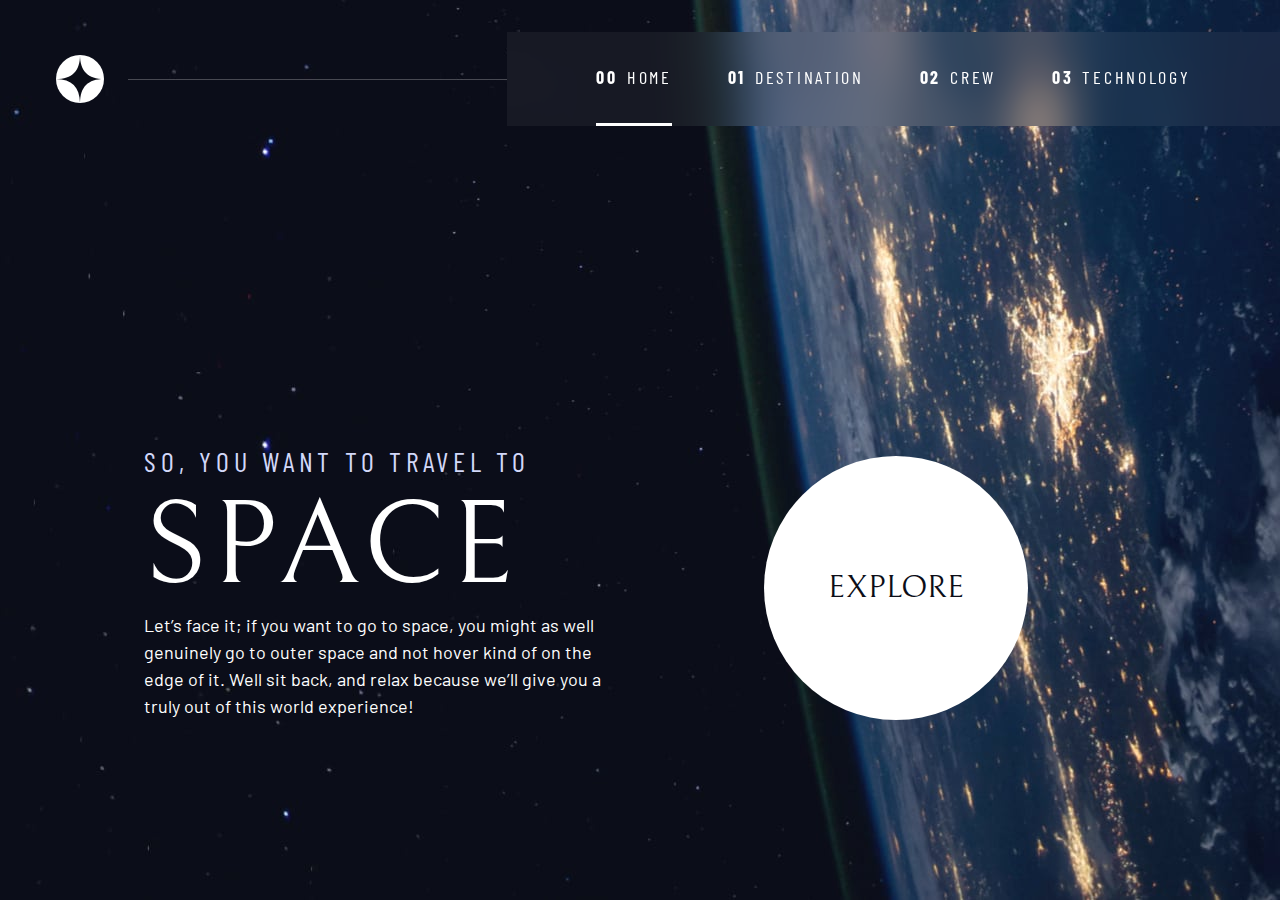
<file: index.html>
<!DOCTYPE html>
<html lang="en">
  <head>
    <meta charset="UTF-8" />
    <meta name="viewport" content="width=device-width, initial-scale=1.0" />

    <link
      rel="icon"
      type="image/png"
      sizes="32x32"
      href="./assets/favicon-32x32.png"
    />
    <!-- Google fonts -->
    <link rel="preconnect" href="https://fonts.googleapis.com" />
    <link rel="preconnect" href="https://fonts.gstatic.com" crossorigin />
    <link
      href="https://fonts.googleapis.com/css2?family=Barlow+Condensed:wght@400;700&family=Bellefair&family=Barlow:wght@400;700&display=swap"
      rel="stylesheet"
    />

    <!-- Our custom CSS -->
    <link rel="stylesheet" href="index.css" />
    <title>Frontend Mentor | Space tourism website</title>
    <script src="navigation.js" defer></script>
  </head>
  <body class="home">
    <a class="skip-to-content" href="#main">Skip to content</a>
    <header class="primary-header flex">
      <div>
        <img
          src="assets/shared/logo.svg"
          alt="space tourism logo"
          class="logo"
        />
      </div>

      <button class="mobile-nav-toggle" aria-controls="primary-navigation">
        <span class="sr-only" aria-expanded="false">Menu</span>
      </button>

      <nav>
        <ul
          id="primary-navigation"
          data-visible="false"
          class="primary-navigation underline-indicators flex"
        >
          <li class="active">
            <a
              class="ff-sans-cond uppercase text-white letter-spacing-2"
              href="index.html"
              ><span aria-hidden="true">00</span>Home</a
            >
          </li>
          <li>
            <a
              class="ff-sans-cond uppercase text-white letter-spacing-2"
              href="destination.html"
              ><span aria-hidden="true">01</span>Destination</a
            >
          </li>
          <li>
            <a
              class="ff-sans-cond uppercase text-white letter-spacing-2"
              href="crew.html"
              ><span aria-hidden="true">02</span>Crew</a
            >
          </li>
          <li>
            <a
              class="ff-sans-cond uppercase text-white letter-spacing-2"
              href="technology.html"
              ><span aria-hidden="true">03</span>Technology</a
            >
          </li>
        </ul>
      </nav>
    </header>
    <main id="main" class="grid-container grid-container--home">
      <div>
        <h1 class="text-accent fs-500 ff-sans-cond uppercase letter-spacing-1">
          So, you want to travel to
          <span class="d-block fs-900 ff-serif text-white">Space</span>
        </h1>
        <p>
          Let’s face it; if you want to go to space, you might as well genuinely
          go to outer space and not hover kind of on the edge of it. Well sit
          back, and relax because we’ll give you a truly out of this world
          experience!
        </p>
      </div>

      <div>
        <a
          href="destination.html"
          class="large-button uppercase ff-serif text-dark bg-white"
          >Explore</a
        >
      </div>
    </main>
  </body>
</html>
</file>
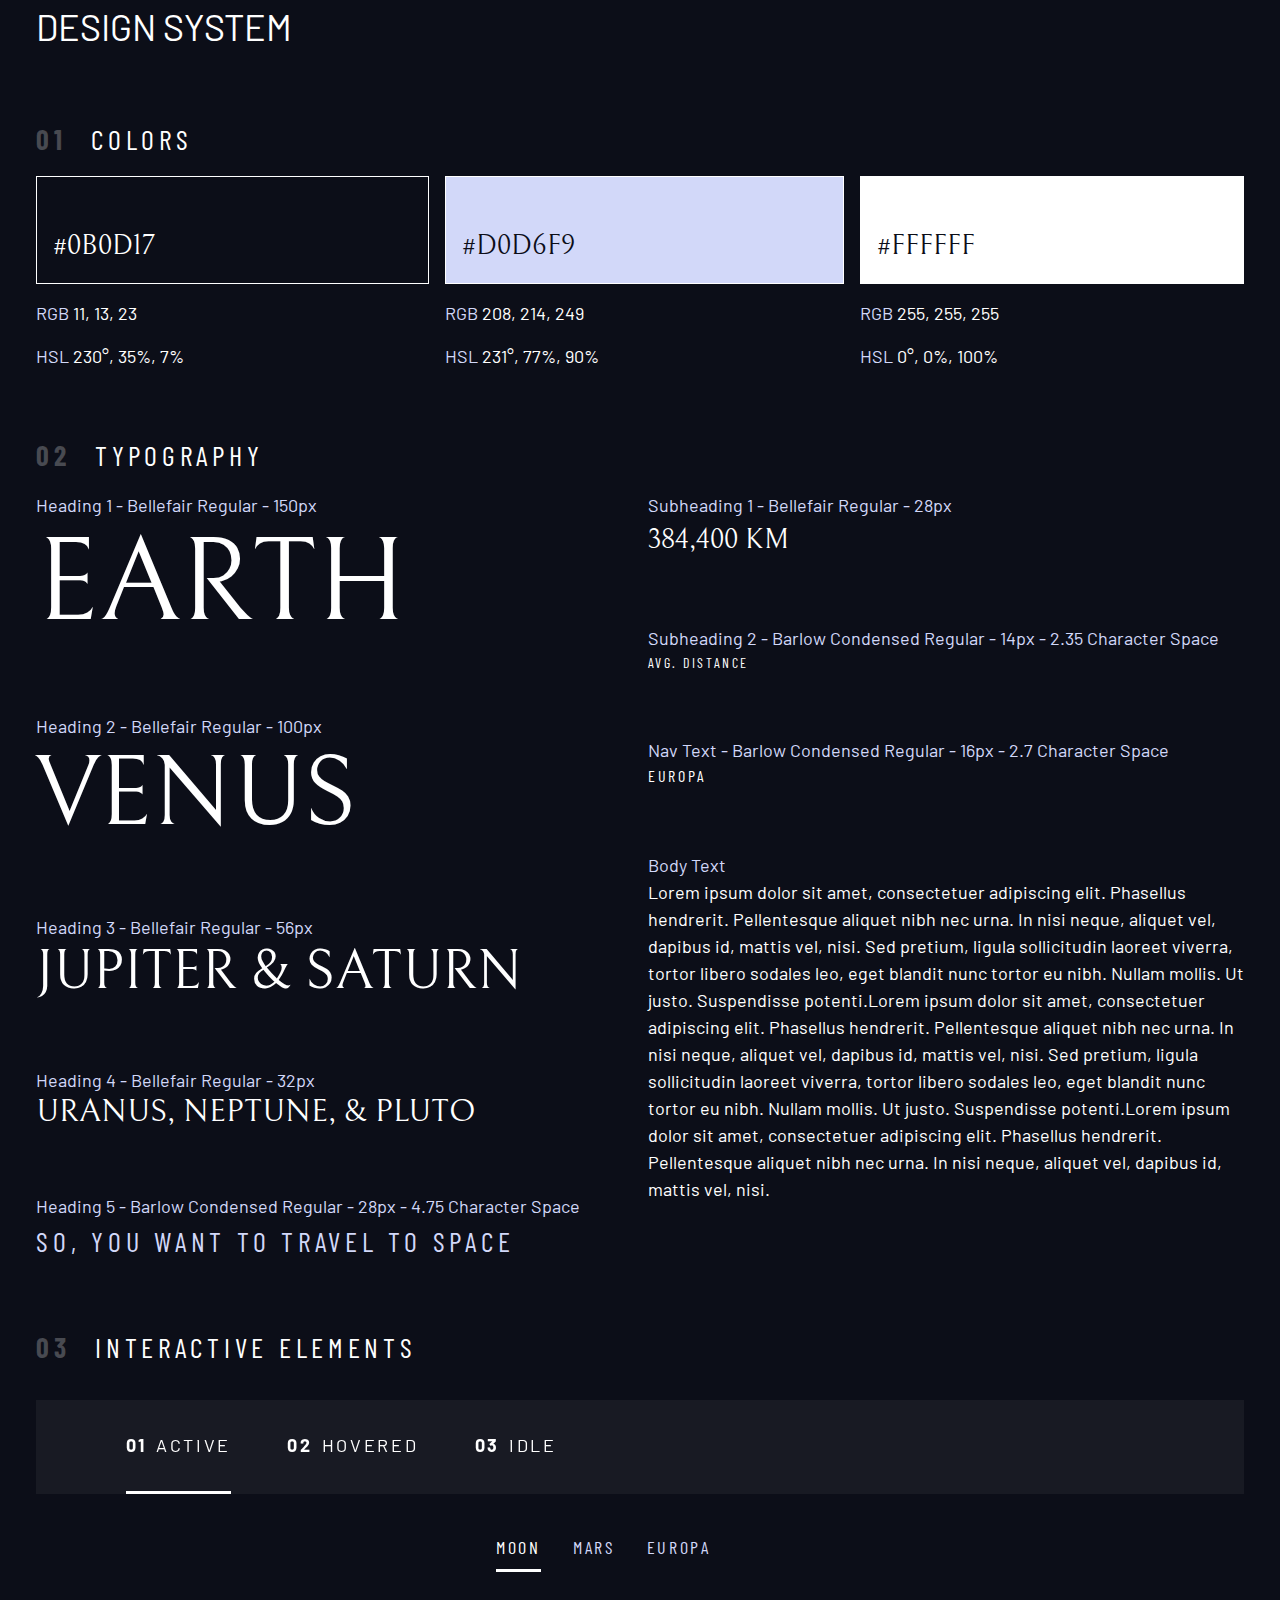
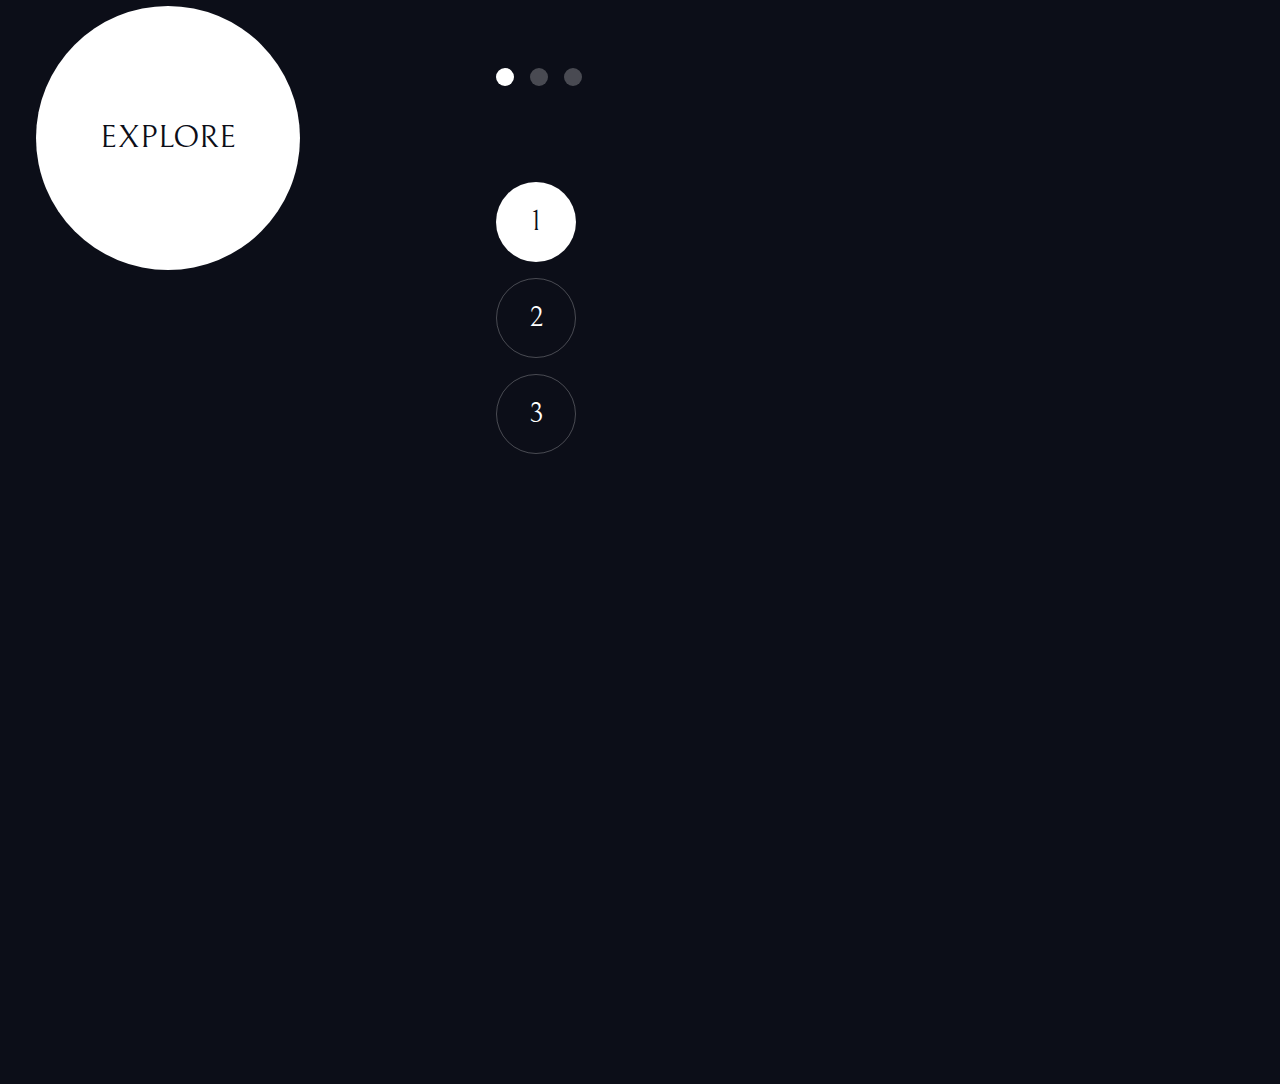
<file: design-system.html>
<html>
  <head>
    <title>Design system</title>

    <!-- Google fonts -->
    <link rel="preconnect" href="https://fonts.googleapis.com" />
    <link rel="preconnect" href="https://fonts.gstatic.com" crossorigin />
    <link
      href="https://fonts.googleapis.com/css2?family=Barlow+Condensed:wght@400;700&family=Bellefair&family=Barlow:wght@400;700&display=swap"
      rel="stylesheet"
    />

    <link rel="stylesheet" href="index.css" />

    <style></style>
  </head>
  <body>
    <div class="container flow">
      <h1 class="uppercase">Design system</h1>

      <section class="flow" id="colors" style="margin: 4rem 0">
        <h2 class="numbered-title"><span>01</span> colors</h2>
        <div class="flex">
          <div class="flow" style="flex-grow: 1">
            <div
              class="bg-dark text-white ff-serif fs-500"
              style="padding: 3rem 1rem 1rem; border: 1px solid white"
            >
              #0B0D17
            </div>
            <p><span class="text-accent">RGB</span> 11, 13, 23</p>
            <p><span class="text-accent">HSL</span> 230°, 35%, 7%</p>
          </div>
          <div class="flow" style="flex-grow: 1">
            <div
              class="bg-accent text-dark ff-serif fs-500"
              style="padding: 3rem 1rem 1rem; border: 1px solid white"
            >
              #D0D6F9
            </div>
            <p><span class="text-accent">RGB</span> 208, 214, 249</p>
            <p><span class="text-accent">HSL</span> 231°, 77%, 90%</p>
          </div>
          <div class="flow" style="flex-grow: 1">
            <div
              class="bg-white text-dark ff-serif fs-500"
              style="padding: 3rem 1rem 1rem; border: 1px solid white"
            >
              #FFFFFF
            </div>
            <p><span class="text-accent">RGB</span> 255, 255, 255</p>
            <p><span class="text-accent">HSL</span> 0°, 0%, 100%</p>
          </div>
        </div>
      </section>

      <section class="flow" id="typography" style="margin: 4rem 0">
        <h2 class="numbered-title"><span>02 </span>Typography</h2>
        <div class="flex">
          <div class="flow" style="flex-basis: 100%; --flow-space: 4rem">
            <div>
              <p class="text-accent">Heading 1 - Bellefair Regular - 150px</p>
              <p class="fs-900 ff-serif uppercase">Earth</p>
            </div>
            <div>
              <p class="text-accent">Heading 2 - Bellefair Regular - 100px</p>
              <p class="fs-800 ff-serif uppercase">Venus</p>
            </div>
            <div>
              <p class="text-accent">Heading 3 - Bellefair Regular - 56px</p>
              <p class="fs-700 ff-serif uppercase">Jupiter & Saturn</p>
            </div>
            <div>
              <p class="text-accent">Heading 4 - Bellefair Regular - 32px</p>
              <p class="fs-600 ff-serif uppercase">Uranus, Neptune, & Pluto</p>
            </div>
            <div>
              <p class="text-accent">
                Heading 5 - Barlow Condensed Regular - 28px - 4.75 Character
                Space
              </p>
              <p
                class="
                  text-accent
                  fs-500
                  ff-sans-cond
                  uppercase
                  letter-spacing-1
                "
              >
                So, you want to travel to space
              </p>
            </div>
          </div>

          <div class="flow" style="flex-basis: 100%; --flow-space: 4rem">
            <div>
              <p class="text-accent">Subheading 1 - Bellefair Regular - 28px</p>
              <p class="fs-500 ff-serif uppercase">384,400 km</p>
            </div>
            <div>
              <p class="text-accent">
                Subheading 2 - Barlow Condensed Regular - 14px - 2.35 Character
                Space
              </p>
              <p class="fs-200 uppercase ff-sans-cond letter-spacing-3">
                Avg. Distance
              </p>
            </div>
            <div>
              <p class="text-accent">
                Nav Text - Barlow Condensed Regular - 16px - 2.7 Character Space
              </p>
              <p class="fs-300 uppercase ff-sans-cond letter-spacing-2">
                Europa
              </p>
            </div>
            <div>
              <p class="text-accent">Body Text</p>
              <p>
                Lorem ipsum dolor sit amet, consectetuer adipiscing elit.
                Phasellus hendrerit. Pellentesque aliquet nibh nec urna. In nisi
                neque, aliquet vel, dapibus id, mattis vel, nisi. Sed pretium,
                ligula sollicitudin laoreet viverra, tortor libero sodales leo,
                eget blandit nunc tortor eu nibh. Nullam mollis. Ut justo.
                Suspendisse potenti.Lorem ipsum dolor sit amet, consectetuer
                adipiscing elit. Phasellus hendrerit. Pellentesque aliquet nibh
                nec urna. In nisi neque, aliquet vel, dapibus id, mattis vel,
                nisi. Sed pretium, ligula sollicitudin laoreet viverra, tortor
                libero sodales leo, eget blandit nunc tortor eu nibh. Nullam
                mollis. Ut justo. Suspendisse potenti.Lorem ipsum dolor sit
                amet, consectetuer adipiscing elit. Phasellus hendrerit.
                Pellentesque aliquet nibh nec urna. In nisi neque, aliquet vel,
                dapibus id, mattis vel, nisi.
              </p>
            </div>
          </div>
        </div>
      </section>

      <section class="flow" id="interactive-elements">
        <h2 class="numbered-title"><span>03</span> Interactive elements</h2>

        <!-- navigation -->
        <div>
          <nav>
            <ul class="primary-navigation underline-indicators flex">
              <li class="active">
                <a class="uppercase text-white letter-spacing-2" href="#"
                  ><span>01</span>Active</a
                >
              </li>
              <li>
                <a class="uppercase text-white letter-spacing-2" href="#"
                  ><span>02</span>Hovered</a
                >
              </li>
              <li>
                <a class="uppercase text-white letter-spacing-2" href="#"
                  ><span>03</span>Idle</a
                >
              </li>
            </ul>
          </nav>
        </div>

        <div class="flex">
          <div style="margin-top: 5rem">
            <!-- explore button -->
            <a
              href="#"
              class="large-button uppercase ff-serif fs-600 text-dark bg-white"
              >Explore</a
            >
          </div>

          <div class="grid" style="margin-bottom: 20vh; --flow-space: 4rem">
            <!-- Tabs -->
            <div
              class="tab-list underline-indicators flex"
              style="margin-left: 20vh; margin-bottom: 5rem"
            >
              <button
                aria-selected="true"
                class="uppercase text-accent letter-spacing-2 ff-sans-cond"
              >
                Moon
              </button>
              <button
                aria-selected="false"
                class="uppercase text-accent letter-spacing-2 ff-sans-cond"
              >
                Mars
              </button>
              <button
                aria-selected="false"
                class="uppercase text-accent letter-spacing-2 ff-sans-cond"
              >
                Europa
              </button>
            </div>

            <!-- Dots -->
            <div
              class="dot-indicators flex"
              style="margin-left: 20vh; margin-bottom: 5rem"
            >
              <button class="bg-white" aria-selected="true">
                <span class="sr-only">Slide title</span>
              </button>
              <button class="bg-white" aria-selected="false">
                <span class="sr-only">Slide title</span>
              </button>
              <button class="bg-white" aria-selected="false">
                <span class="sr-only">Slide title</span>
              </button>
            </div>

            <!-- Numbers -->
            <div
              class="number-indicators grid"
              style="margin-bottom: 50vh; margin-left: 20vh"
            >
              <button aria-selected="true">1</button>
              <button aria-selected="false">2</button>
              <button aria-selected="false">3</button>
            </div>
          </div>
        </div>
      </section>
    </div>

    <script src="index.js"></script>
  </body>
</html>
</file>
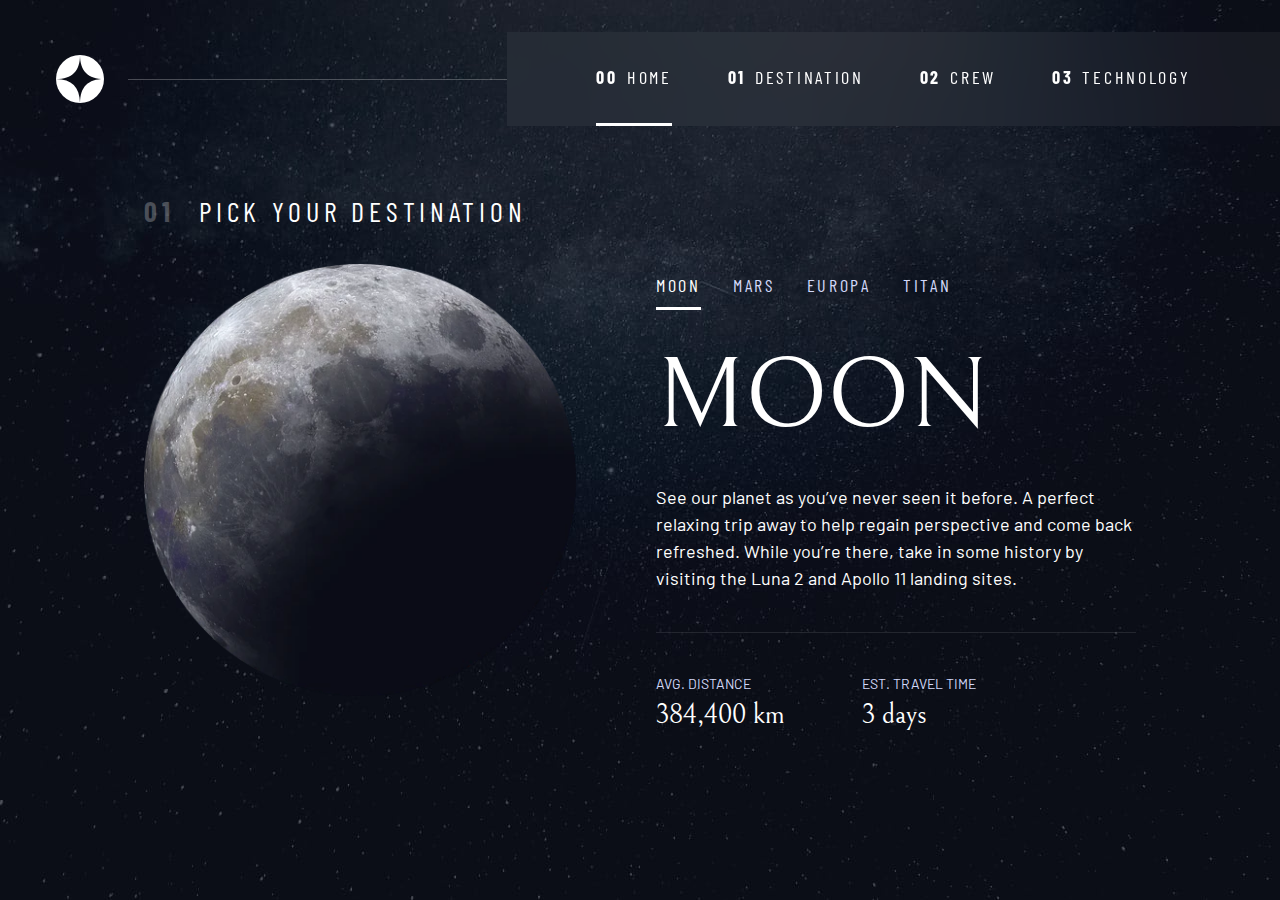
<file: destination-moon.html>
<!DOCTYPE html>
<html lang="en">
  <head>
    <meta charset="UTF-8" />
    <meta name="viewport" content="width=device-width, initial-scale=1.0" />

    <link
      rel="icon"
      type="image/png"
      sizes="32x32"
      href="./assets/favicon-32x32.png"
    />
    <!-- Google fonts -->
    <link rel="preconnect" href="https://fonts.googleapis.com" />
    <link rel="preconnect" href="https://fonts.gstatic.com" crossorigin />
    <link
      href="https://fonts.googleapis.com/css2?family=Barlow+Condensed:wght@400;700&family=Bellefair&family=Barlow:wght@400;700&display=swap"
      rel="stylesheet"
    />

    <!-- Our custom CSS -->
    <link rel="stylesheet" href="index.css" />
    <title>Frontend Mentor | Space tourism website</title>
    <script src="index.js" defer></script>
  </head>

  <body class="destination">
    <a class="skip-to-content" href="#main">Skip to content</a>
    <header class="primary-header flex">
      <div>
        <img
          src="assets/shared/logo.svg"
          alt="space tourism logo"
          class="logo"
        />
      </div>

      <button class="mobile-nav-toggle" aria-controls="primary-navigation">
        <span class="sr-only" aria-expanded="false">Menu</span>
      </button>

      <nav>
        <ul
          id="primary-navigation"
          data-visible="false"
          class="primary-navigation underline-indicators flex"
        >
          <li class="active">
            <a
              class="ff-sans-cond uppercase text-white letter-spacing-2"
              href="index.html"
              ><span aria-hidden="true">00</span>Home</a
            >
          </li>
          <li>
            <a
              class="ff-sans-cond uppercase text-white letter-spacing-2"
              href="destination.html"
              ><span aria-hidden="true">01</span>Destination</a
            >
          </li>
          <li>
            <a
              class="ff-sans-cond uppercase text-white letter-spacing-2"
              href="crew.html"
              ><span aria-hidden="true">02</span>Crew</a
            >
          </li>
          <li>
            <a
              class="ff-sans-cond uppercase text-white letter-spacing-2"
              href="technology.html"
              ><span aria-hidden="true">03</span>Technology</a
            >
          </li>
        </ul>
      </nav>
    </header>

    <main id="main" class="grid-container grid-container--destination flow">
      <h1 class="numbered-title">
        <span aria-hidden="true">01</span> Pick your destination
      </h1>
      <picture>
        <source srcset="assets/destination/image-moon.webp" type="image/webp" />
        <img src="assets/destination/image-moon.png" alt="the moon" />
      </picture>

      <div class="tab-list underline-indicators flex">
        <button
          aria-selected="true"
          class="uppercase text-accent letter-spacing-2 ff-sans-cond"
        >
          Moon
        </button>
        <button
          aria-selected="false"
          class="uppercase text-accent letter-spacing-2 ff-sans-cond"
        >
          Mars
        </button>
        <button
          aria-selected="false"
          class="uppercase text-accent letter-spacing-2 ff-sans-cond"
        >
          Europa
        </button>

        <button
          aria-selected="false"
          class="uppercase text-accent letter-spacing-2 ff-sans-cond"
        >
          Titan
        </button>
      </div>

      <article class="destination-info flow">
        <h2 class="fs-800 uppercase ff-serif">Moon</h2>

        <div>
          See our planet as you’ve never seen it before. A perfect relaxing trip
          away to help regain perspective and come back refreshed. While you’re
          there, take in some history by visiting the Luna 2 and Apollo 11
          landing sites.
        </div>

        <div class="destination-meta flex">
          <div>
            <h3 class="text-accent fs-200 uppercase">Avg. distance</h3>
            <p class="ff-serif upppercase">384,400 km</p>
          </div>

          <div>
            <h3 class="text-accent fs-200 uppercase">Est. travel time</h3>
            <p class="ff-serif upppercase">3 days</p>
          </div>
        </div>
      </article>
    </main>
  </body>
</html>
</file>
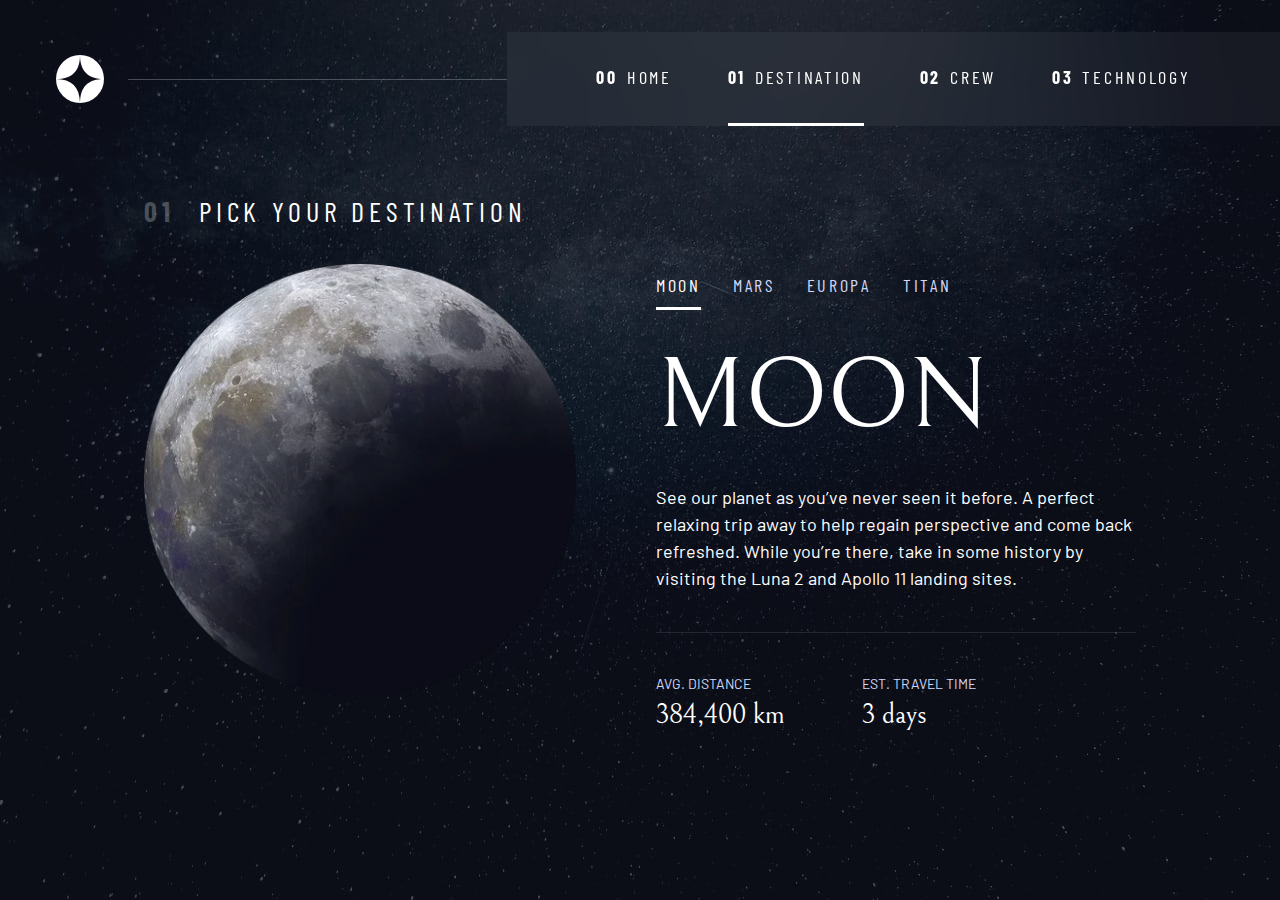
<file: destination.html>
<!DOCTYPE html>
<html lang="en">
  <head>
    <meta charset="UTF-8" />
    <meta name="viewport" content="width=device-width, initial-scale=1.0" />

    <link
      rel="icon"
      type="image/png"
      sizes="32x32"
      href="./assets/favicon-32x32.png"
    />
    <!-- Google fonts -->
    <link rel="preconnect" href="https://fonts.googleapis.com" />
    <link rel="preconnect" href="https://fonts.gstatic.com" crossorigin />
    <link
      href="https://fonts.googleapis.com/css2?family=Barlow+Condensed:wght@400;700&family=Bellefair&family=Barlow:wght@400;700&display=swap"
      rel="stylesheet"
    />

    <!-- Our custom CSS -->
    <link rel="stylesheet" href="index.css" />
    <title>Frontend Mentor | Space tourism website</title>
    <script src="navigation.js" defer></script>
    <script src="tabs.js" defer></script>
  </head>

  <body class="destination">
    <a class="skip-to-content" href="#main">Skip to content</a>
    <header class="primary-header flex">
      <div>
        <img
          src="assets/shared/logo.svg"
          alt="space tourism logo"
          class="logo"
        />
      </div>

      <button class="mobile-nav-toggle" aria-controls="primary-navigation">
        <span class="sr-only" aria-expanded="false">Menu</span>
      </button>

      <nav>
        <ul
          id="primary-navigation"
          data-visible="false"
          class="primary-navigation underline-indicators flex"
        >
          <li>
            <a
              class="ff-sans-cond uppercase text-white letter-spacing-2"
              href="index.html"
              ><span aria-hidden="true">00</span>Home</a
            >
          </li>
          <li class="active">
            <a
              class="ff-sans-cond uppercase text-white letter-spacing-2"
              href="destination.html"
              ><span aria-hidden="true">01</span>Destination</a
            >
          </li>
          <li>
            <a
              class="ff-sans-cond uppercase text-white letter-spacing-2"
              href="crew.html"
              ><span aria-hidden="true">02</span>Crew</a
            >
          </li>
          <li>
            <a
              class="ff-sans-cond uppercase text-white letter-spacing-2"
              href="technology.html"
              ><span aria-hidden="true">03</span>Technology</a
            >
          </li>
        </ul>
      </nav>
    </header>

    <main id="main" class="grid-container grid-container--destination flow">
      <h1 class="numbered-title">
        <span aria-hidden="true">01</span> Pick your destination
      </h1>

      <picture id="moon-image">
        <source srcset="assets/destination/image-moon.webp" type="image/webp" />
        <img src="assets/destination/image-moon.png" alt="the moon" />
      </picture>

      <picture id="mars-image" hidden>
        <source srcset="assets/destination/image-mars.webp" type="image/webp" />
        <img src="assets/destination/image-mars.png" alt="the planet mars" />
      </picture>

      <picture id="europa-image" hidden>
        <source
          srcset="assets/destination/image-europa.webp"
          type="image/webp"
        />
        <img
          src="assets/destination/image-europa.png"
          alt="the planet europa"
        />
      </picture>

      <picture id="titan-image" hidden>
        <source
          srcset="assets/destination/image-titan.webp"
          type="image/webp"
        />
        <img src="assets/destination/image-titan.png" alt="the moon titan" />
      </picture>

      <div class="tab-list underline-indicators flex" role="tablist">
        <button
          aria-selected="true"
          role="tab"
          aria-controls="moon-tab"
          data-image="moon-image"
          class="uppercase text-accent letter-spacing-2 ff-sans-cond"
          tabindex="0"
        >
          Moon
        </button>
        <button
          aria-selected="false"
          role="tab"
          aria-controls="mars-tab"
          data-image="mars-image"
          class="uppercase text-accent letter-spacing-2 ff-sans-cond"
          tabindex="-1"
        >
          Mars
        </button>
        <button
          aria-selected="false"
          role="tab"
          aria-controls="europa-tab"
          data-image="europa-image"
          class="uppercase text-accent letter-spacing-2 ff-sans-cond"
          tabindex="-1"
        >
          Europa
        </button>

        <button
          aria-selected="false"
          role="tab"
          aria-controls="titan-tab"
          data-image="titan-image"
          class="uppercase text-accent letter-spacing-2 ff-sans-cond"
          tabindex="-1"
        >
          Titan
        </button>
      </div>

      <!-- the moon -->
      <article
        class="destination-info flow"
        id="moon-tab"
        tabindex="0"
        role="tabpanel"
      >
        <h2 class="fs-800 uppercase ff-serif">Moon</h2>

        <div>
          See our planet as you’ve never seen it before. A perfect relaxing trip
          away to help regain perspective and come back refreshed. While you’re
          there, take in some history by visiting the Luna 2 and Apollo 11
          landing sites.
        </div>

        <div class="destination-meta flex">
          <div>
            <h3 class="text-accent fs-200 uppercase">Avg. distance</h3>
            <p class="ff-serif upppercase">384,400 km</p>
          </div>

          <div>
            <h3 class="text-accent fs-200 uppercase">Est. travel time</h3>
            <p class="ff-serif upppercase">3 days</p>
          </div>
        </div>
      </article>

      <!-- planet mars -->
      <article
        class="destination-info flow"
        id="mars-tab"
        tabindex="-1"
        role="tabpanel"
        hidden
      >
        <h2 class="fs-800 uppercase ff-serif">Mars</h2>

        <div>
          Don’t forget to pack your hiking boots. You’ll need them to tackle
          Olympus Mons, the tallest planetary mountain in our solar system. It’s
          two and a half times the size of Everest!
        </div>

        <div class="destination-meta flex">
          <div>
            <h3 class="text-accent fs-200 uppercase">Avg. distance</h3>
            <p class="ff-serif upppercase">225 mil. km</p>
          </div>

          <div>
            <h3 class="text-accent fs-200 uppercase">Est. travel time</h3>
            <p class="ff-serif upppercase">9 months</p>
          </div>
        </div>
      </article>

      <!-- planet europa -->
      <article
        class="destination-info flow"
        id="europa-tab"
        tabindex="-1"
        role="tabpanel"
        hidden
      >
        <h2 class="fs-800 uppercase ff-serif">Europa</h2>

        <div>
          The smallest of the four Galilean moons orbiting Jupiter, Europa is a
          winter lover’s dream. With an icy surface, it’s perfect for a bit of
          ice skating, curling, hockey, or simple relaxation in your snug
          wintery cabin.
        </div>

        <div class="destination-meta flex">
          <div>
            <h3 class="text-accent fs-200 uppercase">Avg. distance</h3>
            <p class="ff-serif upppercase">628 mil. km</p>
          </div>

          <div>
            <h3 class="text-accent fs-200 uppercase">Est. travel time</h3>
            <p class="ff-serif upppercase">3 years</p>
          </div>
        </div>
      </article>

      <!-- The moon titan -->
      <article
        class="destination-info flow"
        id="titan-tab"
        tabindex="-1"
        role="tabpanel"
        hidden
      >
        <h2 class="fs-800 uppercase ff-serif">Titan</h2>

        <div>
          The only moon known to have a dense atmosphere other than Earth, Titan
          is a home away from home (just a few hundred degrees colder!). As a
          bonus, you get striking views of the Rings of Saturn.
        </div>

        <div class="destination-meta flex">
          <div>
            <h3 class="text-accent fs-200 uppercase">Avg. distance</h3>
            <p class="ff-serif upppercase">1.6 bil. km</p>
          </div>

          <div>
            <h3 class="text-accent fs-200 uppercase">Est. travel time</h3>
            <p class="ff-serif upppercase">7 years</p>
          </div>
        </div>
      </article>
    </main>
  </body>
</html>
</file>
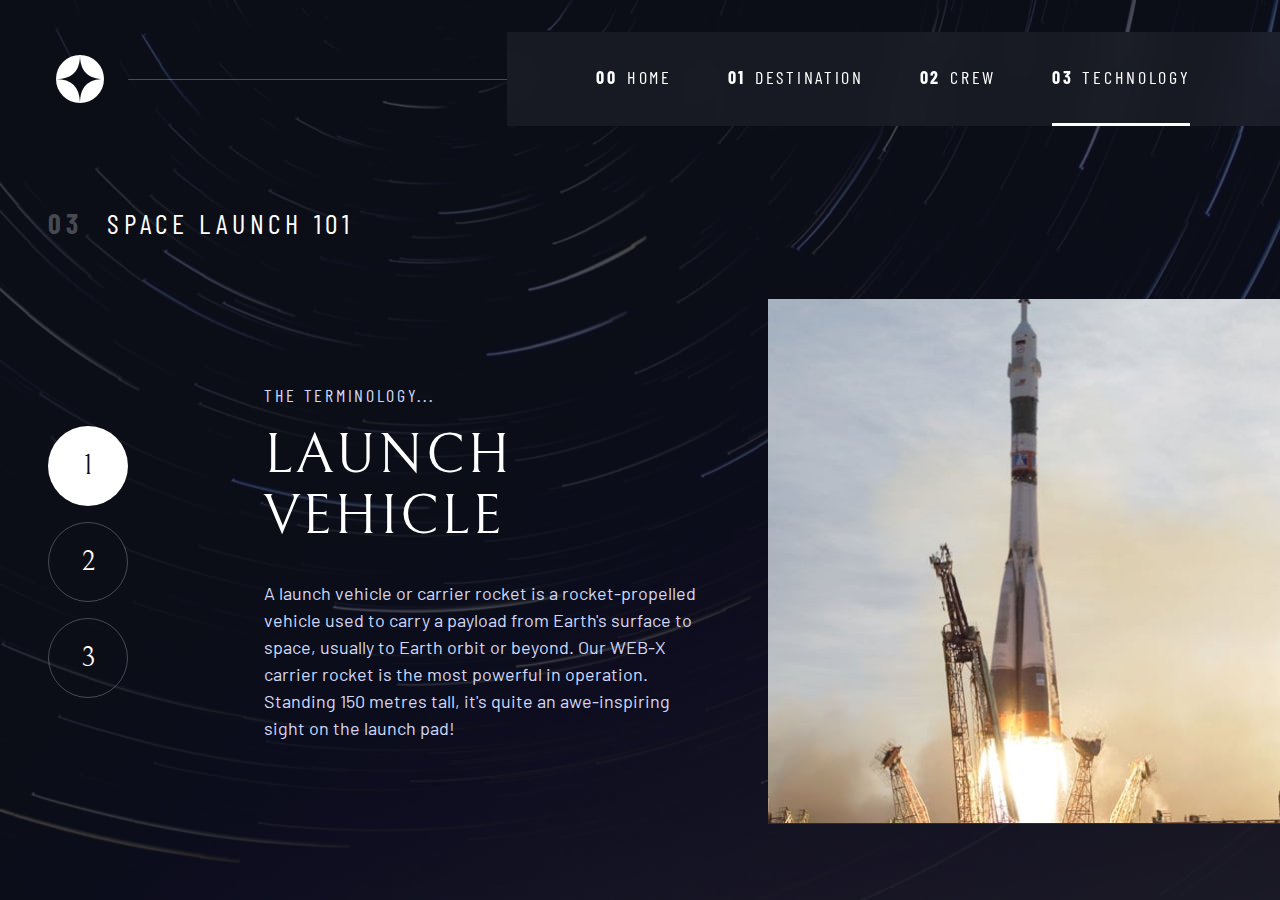
<file: technology.html>
<!DOCTYPE html>
<html lang="en">
  <head>
    <meta charset="UTF-8" />
    <meta name="viewport" content="width=device-width, initial-scale=1.0" />

    <link
      rel="icon"
      type="image/png"
      sizes="32x32"
      href="./assets/favicon-32x32.png"
    />
    <!-- Google fonts -->
    <link rel="preconnect" href="https://fonts.googleapis.com" />
    <link rel="preconnect" href="https://fonts.gstatic.com" crossorigin />
    <link
      href="https://fonts.googleapis.com/css2?family=Barlow+Condensed:wght@400;700&family=Bellefair&family=Barlow:wght@400;700&display=swap"
      rel="stylesheet"
    />

    <!-- Our custom CSS -->
    <link rel="stylesheet" href="index.css" />
    <title>Frontend Mentor | Space tourism website</title>
    <script src="navigation.js" defer></script>
    <script src="tabs.js" defer></script>
  </head>
  <body class="technology">
    <a class="skip-to-content" href="#main">Skip to content</a>
    <header class="primary-header flex">
      <div>
        <img
          src="assets/shared/logo.svg"
          alt="space tourism logo"
          class="logo"
        />
      </div>

      <button class="mobile-nav-toggle" aria-controls="primary-navigation">
        <span class="sr-only" aria-expanded="false">Menu</span>
      </button>

      <nav>
        <ul
          id="primary-navigation"
          data-visible="false"
          class="primary-navigation underline-indicators flex"
        >
          <li>
            <a
              class="ff-sans-cond uppercase text-white letter-spacing-2"
              href="index.html"
              ><span aria-hidden="true">00</span>Home</a
            >
          </li>
          <li>
            <a
              class="ff-sans-cond uppercase text-white letter-spacing-2"
              href="destination.html"
              ><span aria-hidden="true">01</span>Destination</a
            >
          </li>
          <li>
            <a
              class="ff-sans-cond uppercase text-white letter-spacing-2"
              href="crew.html"
              ><span aria-hidden="true">02</span>Crew</a
            >
          </li>
          <li class="active">
            <a
              class="ff-sans-cond uppercase text-white letter-spacing-2"
              href="technology.html"
              ><span aria-hidden="true">03</span>Technology</a
            >
          </li>
        </ul>
      </nav>
    </header>

    <main id="main" class="grid-container grid-container--technology flow">
      <h1 class="numbered-title">
        <span aria-hidden="true">03</span> Space launch 101
      </h1>

      <!-- Numbers -->
      <div class="number-indicators flex" role="tablist">
        <button
          aria-selected="true"
          aria-controls="vehicle-tab"
          data-image="vehicle-image"
          tabindex="0"
          role="tab"
        >
          1
        </button>
        <button
          aria-selected="false"
          aria-controls="spaceport-tab"
          data-image="spaceport-image"
          tabindex="-1"
          role="tab"
        >
          2
        </button>
        <button
          aria-selected="false"
          aria-controls="capsule-tab"
          data-image="capsule-image"
          tabindex="-1"
          role="tab"
        >
          3
        </button>
      </div>

      <!-- vehicle -->
      <article
        class="technology-details flow"
        id="vehicle-tab"
        role="tabpanel"
        tabindex="0"
      >
        <h1 class="fs-400 text-accent uppercase letter-spacing-2 ff-sans-cond">
          The terminology...
          <span
            class="d-block fs-700 text-white ff-serif"
            style="margin-top: 1rem"
            >Launch vehicle</span
          >
        </h1>

        <p class="text-accent ff-sans-normal">
          A launch vehicle or carrier rocket is a rocket-propelled vehicle used
          to carry a payload from Earth's surface to space, usually to Earth
          orbit or beyond. Our WEB-X carrier rocket is the most powerful in
          operation. Standing 150 metres tall, it's quite an awe-inspiring sight
          on the launch pad!
        </p>
      </article>

      <!-- spaceport -->
      <article
        hidden
        class="technology-details flow"
        id="spaceport-tab"
        role="tabpanel"
        tabindex="-1"
      >
        <h1 class="fs-400 text-accent uppercase letter-spacing-2 ff-sans-cond">
          The terminology...
          <span
            class="d-block fs-700 text-white ff-serif"
            style="margin-top: 1rem"
            >Spaceport</span
          >
        </h1>

        <p class="text-accent ff-sans-normal">
          A spaceport or cosmodrome is a site for launching (or receiving)
          spacecraft, by analogy to the seaport for ships or airport for
          aircraft. Based in the famous Cape Canaveral, our spaceport is ideally
          situated to take advantage of the Earth’s rotation for launch.
        </p>
      </article>

      <!-- capsule -->
      <article
        hidden
        class="technology-details flow"
        id="capsule-tab"
        role="tabpanel"
        tabindex="-1"
      >
        <h1 class="fs-400 text-accent uppercase letter-spacing-2 ff-sans-cond">
          The terminology...
          <span
            class="d-block fs-700 text-white ff-serif"
            style="margin-top: 1rem"
            >Space capsule</span
          >
        </h1>

        <p class="text-accent ff-sans-normal">
          A space capsule is an often-crewed spacecraft that uses a blunt-body
          reentry capsule to reenter the Earth's atmosphere without wings. Our
          capsule is where you'll spend your time during the flight. It includes
          a space gym, cinema, and plenty of other activities to keep you
          entertained.
        </p>
      </article>

      <picture id="vehicle-image">
        <source
          media="(min-width: 720px)"
          srcset="assets/technology/image-launch-vehicle-portrait.jpg"
          type="image/jpeg"
        />
        <source
          media="(min-width: 576px)"
          srcset="assets/technology/image-launch-vehicle-landscape.jpg"
          type="image/jpeg"
        />
        <img
          src="assets/technology/image-launch-vehicle-landscape.jpg"
          alt="the launch vehicle"
        />
      </picture>

      <picture hidden id="spaceport-image">
        <source
          media="(min-width: 720px)"
          srcset="assets/technology/image-spaceport-portrait.jpg"
          type="image/jpeg"
        />
        <source
          media="(min-width: 576px)"
          srcset="assets/technology/image-spaceport-landscape.jpg"
          type="image/jpeg"
        />
        <img
          src="assets/technology/image-spaceport-landscape.jpg"
          alt="the spaceport"
        />
      </picture>

      <picture hidden id="capsule-image">
        <source
          media="(min-width: 720px)"
          srcset="assets/technology/image-space-capsule-portrait.jpg"
          type="image/jpeg"
        />
        <source
          media="(min-width: 576px)"
          srcset="assets/technology/image-space-capsule-landscape.jpg"
          type="image/jpeg"
        />
        <img
          src="assets/technology/image-space-capsule-landscape.jpg"
          alt="the capsule"
        />
      </picture>
    </main>
  </body>
</html>
</file>
<file: index.css>
/* ------------------- */
/* Custom properties   */
/* ------------------- */

:root {
    /* colors */
    --clr-dark: 230 35% 7%;
    --clr-light: 231 77% 90%;
    --clr-white: 0 0% 100%;
    
    /* font-sizes */
    --fs-900: clamp(5rem, 8vw + 1rem, 9.375rem);
    --fs-800: 3.5rem;
    --fs-700: 1.5rem;
    --fs-600: 1rem;
    --fs-500: 1rem;
    --fs-400: 0.9375rem;
    --fs-300: 1rem;
    --fs-200: 0.875rem;
    
    /* font-families */
    --ff-serif: "Bellefair", serif;
    --ff-sans-cond: "Barlow Condensed", sans-serif;
    --ff-sans-normal: "Barlow", sans-serif;
}

@media (min-width: 35em) {
    :root {
        --fs-800: 5rem;
        --fs-700: 2.5rem;
        --fs-600: 1.5rem;
        --fs-500: 1.25rem;
        --fs-400: 1rem;
    }
}

@media (min-width: 45em) {
    :root {
        /* font-sizes */
        --fs-800: 6.25rem;
        --fs-700: 3.5rem;
        --fs-600: 2rem;
        --fs-500: 1.75rem;
        --fs-400: 1.125rem;
    }
}


/* ------------------- */
/* Reset               */
/* ------------------- */

/* https://piccalil.li/blog/a-modern-css-reset/ */

/* Box sizing */
*,
*::before,
*::after {
    box-sizing: border-box;
}

/* Reset margins */
body,
h1,
h2,
h3,
h4,
h5,
p,
figure,
picture {
    margin: 0; 
}

h1,
h2,
h3,
h4,
h5,
h6,
p {
    font-weight: 400;
}

/* set up the body */
body {
    font-family: var(--ff-sans-normal);
    font-size: var(--fs-400);
    color: hsl( var(--clr-white) );
    background-color: hsl( var(--clr-dark) );
    line-height: 1.5;
    min-height: 100vh;
    
    display: grid;
    grid-template-rows: min-content 1fr;
    
    overflow-x: hidden;
}

/* make images easier to work with */
img,
picutre {
    max-width: 100%;
    display: block;
}

/* make form elements easier to work with */
input,
button,
textarea,
select {
    font: inherit;
}

/* remove animations for people who've turned them off */
@media (prefers-reduced-motion: reduce) {  
  *,
  *::before,
  *::after {
    animation-duration: 0.01ms !important;
    animation-iteration-count: 1 !important;
    transition-duration: 0.01ms !important;
    scroll-behavior: auto !important;
  }
}


/* ------------------- */
/* Utility classes     */
/* ------------------- */

/* general */

.flex {
    display: flex;
    gap: var(--gap, 1rem);
}

.grid {
    display: grid;
    gap: var(--gap, 1rem);
}

.d-block {
    display: block;
}

.flow > *:where(:not(:first-child)) {
    margin-top: var(--flow-space, 1rem);
}

.flow--space-small {
    --flow-space: .75rem;
}

.container {
    padding-inline: 2em;
    margin-inline: auto;
    max-width: 80rem;
}

.sr-only {
  position: absolute; 
  width: 1px;
  height: 1px;
  padding: 0;
  margin: -1px; 
  overflow: hidden;
  clip: rect(0, 0, 0, 0);
  white-space: nowrap; /* added line */
  border: 0;
}

.skip-to-content {
    position: absolute;
    z-index: 9999;
    background: hsl( var(--clr-white) );
    color: hsl( var(--clr-dark) ); 
    padding: .5em 1em;
    margin-inline: auto;
    transform: translateY(-100%);
    transition: transform 250ms ease-in;
}

.skip-to-content:focus {
    transform: translateY(0);
}

/* colors */

.bg-dark { background-color: hsl( var(--clr-dark) );}
.bg-accent { background-color: hsl( var(--clr-light) );}
.bg-white { background-color: hsl( var(--clr-white) );}

.text-dark { color: hsl( var(--clr-dark) );}
.text-accent { color: hsl( var(--clr-light) );}
.text-white { color: hsl( var(--clr-white) );}

/* typography */

.ff-serif { font-family: var(--ff-serif); } 
.ff-sans-cond { font-family: var(--ff-sans-cond); } 
.ff-sans-normal { font-family: var(--ff-sans-normal); } 

.letter-spacing-1 { letter-spacing: 4.75px; } 
.letter-spacing-2 { letter-spacing: 2.7px; } 
.letter-spacing-3 { letter-spacing: 2.35px; } 

.uppercase { text-transform: uppercase; }

.fs-900 { font-size: var(--fs-900); }
.fs-800 { font-size: var(--fs-800); }
.fs-700 { font-size: var(--fs-700); }
.fs-600 { font-size: var(--fs-600); }
.fs-500 { font-size: var(--fs-500); }
.fs-400 { font-size: var(--fs-400); }
.fs-300 { font-size: var(--fs-300); }
.fs-200 { font-size: var(--fs-200); }

.fs-900,
.fs-800,
.fs-700,
.fs-600 {
    line-height: 1.1;
}

.numbered-title {
    font-family: var(--ff-sans-cond);
    font-size: var(--fs-500);
    text-transform: uppercase;
    letter-spacing: 4.72px; 
}

.numbered-title span {
    margin-right: .5em;
    font-weight: 700;
    color: hsl( var(--clr-white) / .25);
}


/* ------------------- */
/* Compontents         */
/* ------------------- */

.large-button {
    font-size: 2rem;
    position: relative;
    z-index: 1;
    display: inline-grid;
    place-items: center;
    padding: 0 2em;
    border-radius: 50%;
    aspect-ratio: 1;
    text-decoration: none;
}

.large-button::after {
    content: '';
    position: absolute;
    z-index: -1;
    width: 100%;
    height: 100%;
    background: hsl( var(--clr-white) / .1);
    border-radius: 50%;
    opacity: 0;
    transition: opacity 500ms linear, transform 750ms ease-in-out;
}
 
.large-button:hover::after,
.large-button:focus::after {
    opacity: 1;
    transform: scale(1.5);
}

/* primary-header */

.logo {
    margin: 1.5rem clamp(1.5rem, 5vw, 3.5rem);
}

.primary-header {
    justify-content: space-between;
    align-items: center;
}

.primary-navigation {
    --gap: clamp(1.5rem, 5vw, 3.5rem);
    --underline-gap: 2rem;
    list-style: none;
    padding: 0;
    margin: 0;
    background: hsl( var(--clr-white) / 0.05);
    backdrop-filter: blur(1.5rem);
}

.primary-navigation a {
    text-decoration: none;
}

.primary-navigation a > span {
    font-weight: 700;
    margin-right: .5em;
}

.mobile-nav-toggle {
    display: none;
}

@media (max-width: 35rem) {
    .primary-navigation {
        --underline-gap: .5rem;
        position: fixed;
        z-index: 1000;
        inset: 0 0 0 30%;
        list-style: none;
        padding: min(20rem, 15vh) 2rem;
        margin: 0;
        flex-direction: column;
        transform: translateX(100%);
        transition: transform 500ms ease-in-out;
    }
    
    .primary-navigation[data-visible="true"] {
        transform: translateX(0);
    }
    
    .primary-navigation.underline-indicators > .active {
       border: 0;
    }
    
    .mobile-nav-toggle {
        display: block;
        position: absolute;
        z-index: 2000;
        right: 1rem;
        top: 2rem;
        background: transparent;
        background-image: url(./assets/shared/icon-hamburger.svg);
        background-repeat: no-repeat;
        background-position: center;
        width: 1.5rem;
        aspect-ratio: 1;
        border: 0;
    }
    
    .mobile-nav-toggle[aria-expanded="true"] {
        background-image: url(./assets/shared/icon-close.svg);
    }
    
    .mobile-nav-toggle:focus-visible {
        outline: 5px solid white;
        outline-offset: 5px;
    }
    
}

@media (min-width: 35em) {
    .primary-navigation {
        padding-inline: clamp(3rem, 7vw, 7rem);
    }
}

@media (min-width: 35em) and (max-width: 44.999em) {
    .primary-navigation a > span {
        display: none;
    }
}

@media (min-width: 45em) {
    
     .primary-header::after {
         content: '';
         display: block;
         position: relative;
         height: 1px;
         width: 100%;
         margin-right: -2.5rem;
         background: hsl( var(--clr-white) / .25);
         order: 1;
     }
     
    nav {
        order: 2;
    }
    
    .primary-navigation {
        margin-block: 2rem;
    }
    
   
}


.underline-indicators > * {
    cursor: pointer;
    padding: var(--underline-gap, .5rem) 0;
    border: 0;
    border-bottom: .2rem solid hsl( var(--clr-white) / 0 );
    background-color: transparent;
}

.underline-indicators > *:hover,
.underline-indicators > *:focus {
    border-color: hsl( var(--clr-white) / .5);
}

.underline-indicators > .active,
.underline-indicators > [aria-selected="true"] {
    color: hsl( var(--clr-white) / 1);
    border-color: hsl( var(--clr-white) / 1); 
}

.tab-list {
    --gap: 2rem;
}

.dot-indicators > * {
    cursor: pointer;
    border: 0;
    border-radius: 50%;
    padding: .5em;
    background-color: hsl( var(--clr-white) / .25);
}
 
.dot-indicators > *:hover,
.dot-indicators > *:focus { 
    background-color: hsl( var(--clr-white) / .5);
}

.dot-indicators > [aria-selected="true"] {
    background-color: hsl( var(--clr-white) / 1); 
}

.number-indicators > * {
    aspect-ratio: 1;
    cursor: pointer;
    border: 1px solid hsl( var(--clr-white) / 0.25);
    border-radius: 50%;
    padding: 0rem;
	color: hsl( var(--clr-white) );
	background-color: hsl( var(--clr-white) / 0);
    font-family: var(--ff-serif);
	font-size: var(--fs-500);
	font-weight: 100;
	width: 40px;
	height: 40px;
}

.number-indicators > *:hover,
.number-indicators > *:focus {
    border-color: hsl( var(--clr-white) / 1);
}

.number-indicators > [aria-selected="true"] {
	color: hsl( var(--clr-dark) );
    background-color: hsl( var(--clr-white) / 1); 
}

/* ----------------------------- */
/* Page specific background      */
/* ----------------------------- */
body {
    background-size: cover;
    background-position: bottom center;
}
/* home */
.home {
    background-image: url(./assets/home/background-home-mobile.jpg);
}

@media (min-width: 35rem) {
    .home {
        background-position: center center;
        background-image: url(./assets/home/background-home-tablet.jpg);
    }
}

@media (min-width: 45rem) {
    .home {
        background-image: url(./assets/home/background-home-desktop.jpg);
    }
} 

/* destination */
.destination {
    background-image: url(./assets/destination/background-destination-mobile.jpg);
}

@media (min-width: 35rem) {
    .destination {
        background-position: center center;
        background-image: url(./assets/destination/background-destination-tablet.jpg);
    }
}

@media (min-width: 45rem) {
    .destination {
        background-image: url(./assets/destination/background-destination-desktop.jpg);
    }
} 

/* crew */
.crew {
    background-image: url(./assets/home/background-crew-mobile.jpg);
}

@media (min-width: 35rem) {
    .crew {
        background-position: center center;
        background-image: url(./assets/crew/background-crew-tablet.jpg);
    }
}

@media (min-width: 45rem) {
    .crew {
        background-image: url(./assets/crew/background-crew-desktop.jpg);
    }
} 

/* technology */
.technology {
    background-image: url(./assets/technology/background-technology-mobile.jpg);
}

@media (min-width: 35rem) {
    .technology {
        background-position: center center;
        background-image: url(./assets/technology/background-technology-tablet.jpg);
    }
}

@media (min-width: 45rem) {
    .technology {
        background-image: url(./assets/technology/background-technology-desktop.jpg);
    }
} 

/* ----------------------------- */
/* Layout                        */
/* ----------------------------- */


.grid-container {
    text-align: center;
    display: grid;
    place-items: center;
    padding-inline: 1rem;
    padding-bottom: 4rem;
}

.grid-container p:not([class]) {
    max-width: 50ch;
}

.numbered-title {
    grid-area: title;
}

/* destination layout */

.grid-container--destination {
    --flow-space: 2rem;
    grid-template-areas: 
        'title'
        'image'
        'tabs'
        'content';
}

.grid-container--destination > picture {
    grid-area: image;
    max-width: 60%;
    align-self: start;
}

.grid-container--destination > .tab-list {
    grid-area: tabs;
}

.grid-container--destination > .destination-info {
    grid-area: content;
}

.destination-meta {
    flex-direction: column;
    border-top: 1px solid hsl( var(--clr-white) / .1);
    padding-top: 2.5rem;
    margin-top: 2.5rem;
}

.destination-meta p {
    font-size: 1.75rem;
}

/* crew layout */

.grid-container--crew {
    --flow-space: 2rem;
    grid-template-areas: 
        'title'
        'image'
        'tabs'
        'content';
}

.grid-container--crew > picture {
    grid-area: image;
    max-width: 60%;
    border-bottom: 1px solid hsl( var(--clr-white) / .1);
}

.grid-container--crew > .dot-indicators {
    grid-area: tabs;
}

.grid-container--crew > .crew-details {
    grid-area: content;
}

.crew-details h2 {
    color: hsl( var(--clr-white) / .5);
}

/* technology layout */

.grid-container--technology {
    padding-inline: 0rem;
    --flow-space: 2rem;
    grid-template-areas: 
        'title'
        'image'
        'tabs'
        'content';
}

.grid-container--technology > picture {
    grid-area: image;
    max-width: 100%;
    border-bottom: 1px solid hsl( var(--clr-white) / .1);
}

.grid-container--technology > .number-indicators {
    grid-area: tabs;
}

.grid-container--technology > .technology-details {
    grid-area: content;
    margin-inline: 1.5rem;
}

.technology-details h2 {
    color: hsl( var(--clr-white) / .5);
}

@media (min-width: 35em) {
    .numbered-title {
        justify-self: start;
        margin-top: 2rem;
    }
    
    .destination-meta {
        flex-direction: row;
        justify-content: space-evenly;
    }
    
    .grid-container--crew {
        padding-bottom: 0;
        grid-template-areas: 
            'title'
            'content'
            'tabs'
            'image';
    }
    
    .grid-container--technology > .technology-details {
        max-width: 50ch;
    }
    
}

@media (min-width: 45em) {
    .grid-container {
        text-align: left;
        column-gap: var(--container-gap, 2rem);
        grid-template-columns: minmax(1rem, 1fr) repeat(2, minmax(0, 30rem)) minmax(1rem, 1fr);
    }
    
    .grid-container--home {
        padding-bottom: max(6rem, 20vh);
        align-items: end;
    }
    
    .grid-container--home > *:first-child {
        grid-column: 2;
    }

    .grid-container--home > *:last-child {
        grid-column: 3;
    }
    
    .grid-container--destination {
        justify-items: start;
        align-content: start;
        grid-template-areas: 
            '. title title .'
            '. image tabs .'
            '. image content .';
    }
    
    .grid-container--destination > picture {
        max-width: 90%;
    }
     
    .destination-meta {
        --gap: min(6vw, 6rem);
        justify-content: start;
    }
    
    .grid-container--crew {
        grid-template-columns: minmax(1rem, 1fr) minmax(0, 37rem) minmax(0, 23rem) minmax(1rem, 1fr);
        justify-items: start;
        grid-template-areas: 
            '. title title .'
            '. content image .'
            '. tabs image .';
    }
    
    .grid-container--crew > picture {
        grid-column: span 2;
        align-self: end;
        max-width: 100%;
    }

    .grid-container--technology {
        grid-template-columns: minmax(1rem, 1fr) minmax(5rem, 10rem) minmax(20rem, 40rem) minmax(25rem, 32rem);
        justify-items: start;
        grid-template-areas: 
            '. title title .'
            '. tabs content image';
    }

    .grid-container--technology > .number-indicators {
        grid-area: tabs;
        flex-direction: column;
        align-self: center;
    }

    .grid-container--technology > picture {
        justify-self: end;
        max-width: 100%;
    }

    .number-indicators > * {
        width: 80px;
        height: 80px;
    }
}
</file>
